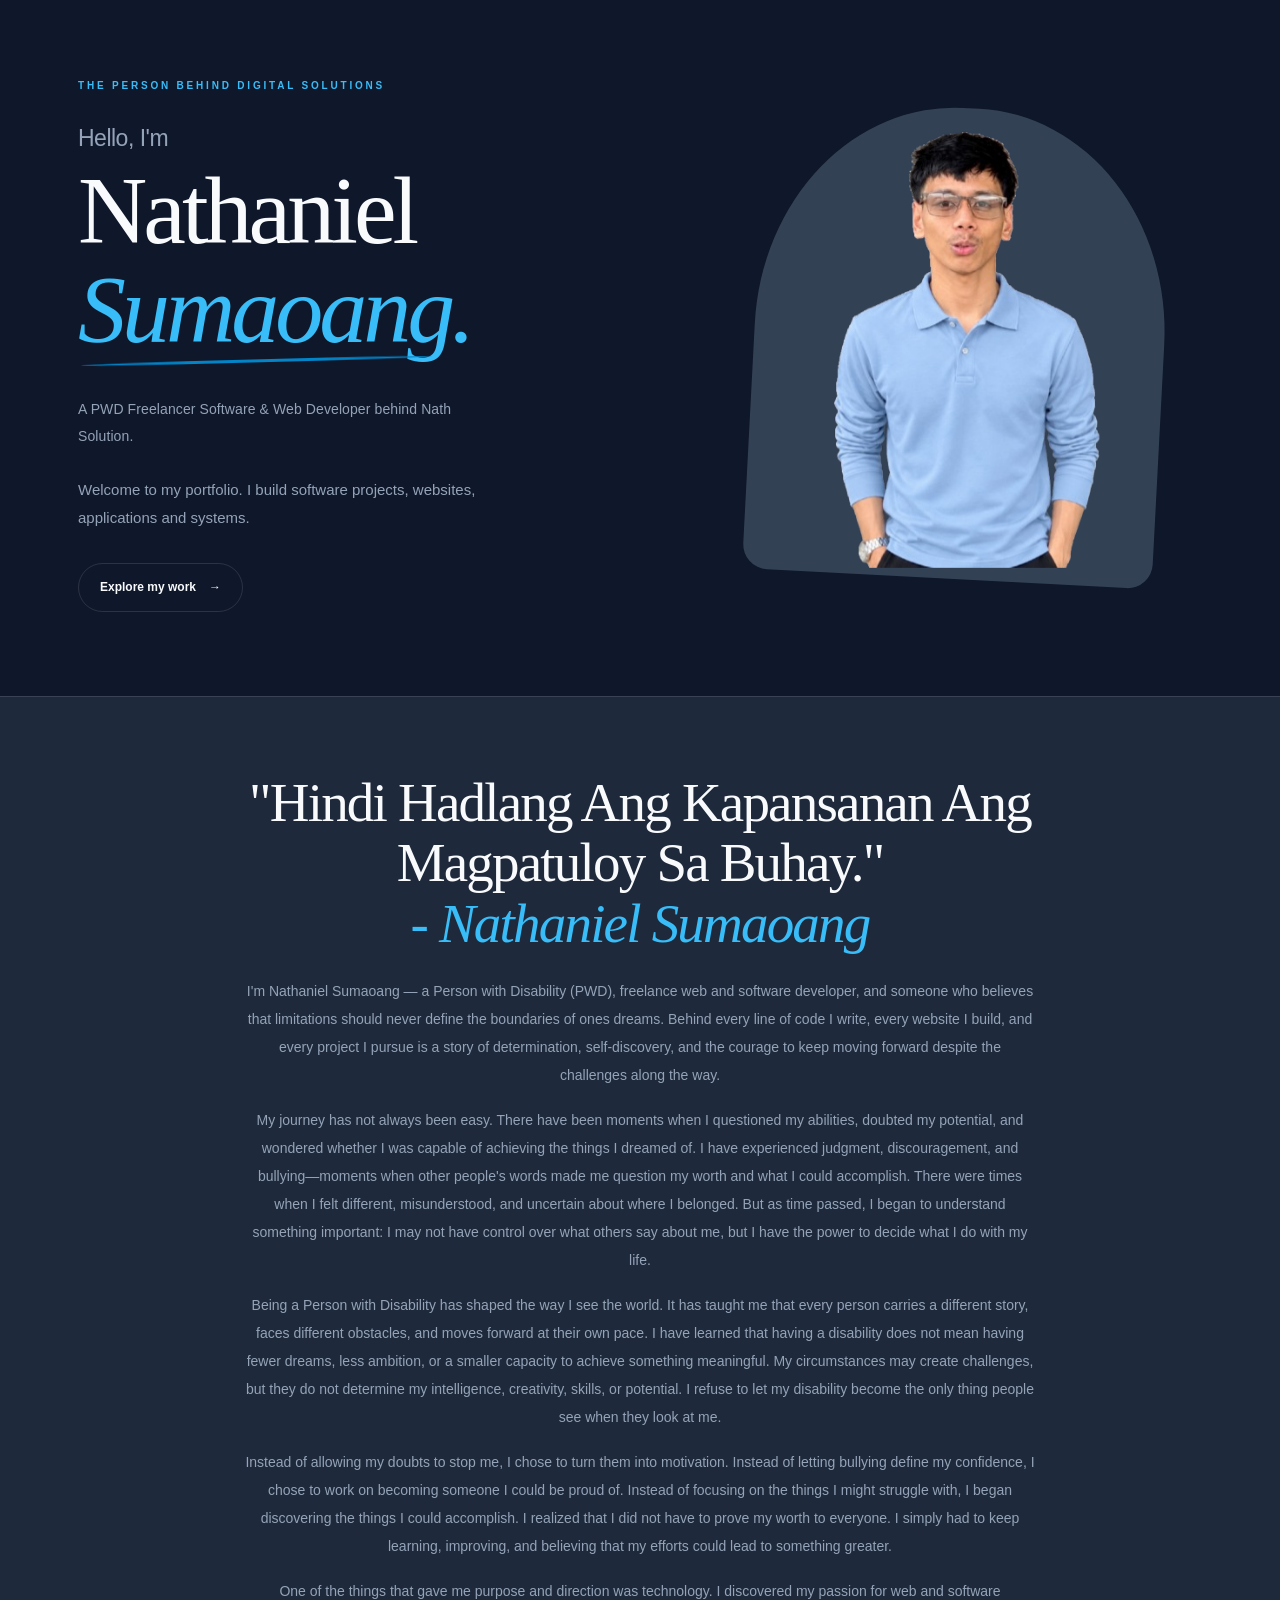
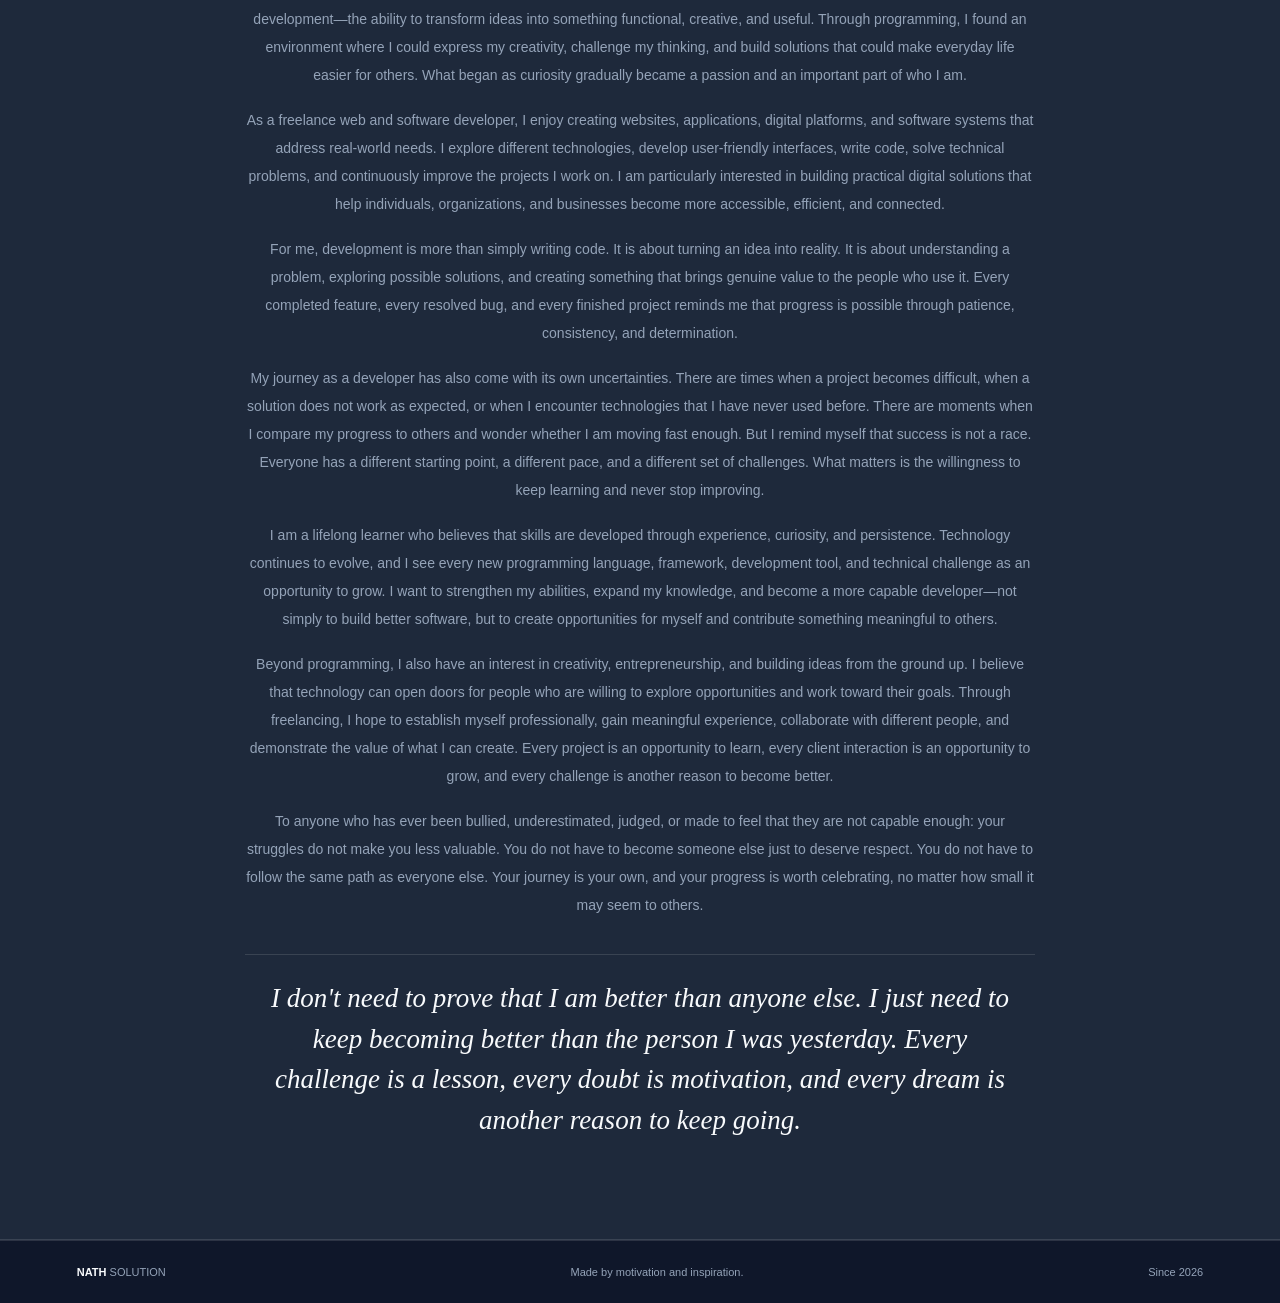
<file: index.html>
<!DOCTYPE html>
<html lang="en">
<head>
  <meta charset="UTF-8">
  <meta name="viewport" content="width=device-width, initial-scale=1">
  <meta name="theme-color" content="#0f172a">
  <meta name="description" content="Meet Nathaniel Sumaoang, the person behind Paniqui's Special Peanut Butter.">
  <title>Meet Nathaniel Sumaoang | Paniqui's Special</title>

  <style>
    :root {
      --cream: #0f172a;
      --paper: #1e293b;
      --brown: #f8fafc;
      --brown-light: #94a3b8;
      --peanut: #38bdf8;
      --line: rgba(255, 255, 255, .12);
    }

    * {
      box-sizing: border-box;
    }

    html {
      scroll-behavior: smooth;
    }

    body {
      margin: 0;
      color: var(--brown);
      background: var(--cream);
      font-family: "DM Sans", Arial, sans-serif;
      -webkit-font-smoothing: antialiased;
    }

    a {
      color: inherit;
      text-decoration: none;
    }

    button, a {
      -webkit-tap-highlight-color: transparent;
    }

    .topbar {
      position: sticky;
      top: 0;
      z-index: 20;
      display: flex;
      justify-content: space-between;
      align-items: center;
      gap: 20px;
      padding: 16px clamp(20px, 6vw, 88px);
      background: rgba(15, 23, 42, .92);
      backdrop-filter: blur(16px);
      border-bottom: 1px solid rgba(255, 255, 255, .08);
    }

    .brand {
      display: flex;
      align-items: center;
      gap: 11px;
      min-width: 0;
    }

    .brand img {
      width: 48px;
      height: 48px;
      object-fit: contain;
      border-radius: 12px;
    }

    .brand-copy strong {
      display: block;
      font-family: Georgia, serif;
      font-size: 15px;
      letter-spacing: .6px;
    }

    .brand-copy small {
      display: block;
      margin-top: 4px;
      color: var(--brown-light);
      font-size: 9px;
      letter-spacing: 1.8px;
    }

    .back-link {
      display: inline-flex;
      align-items: center;
      gap: 8px;
      padding: 11px 16px;
      border: 1px solid var(--line);
      border-radius: 999px;
      font-size: 12px;
      font-weight: 700;
      transition: .25s ease;
    }

    .back-link:hover {
      color: white;
      background: var(--brown);
      border-color: var(--brown);
      transform: translateY(-2px);
    }

    .hero {
      width: min(1180px, 100%);
      margin: auto;
      padding: 75px 28px 84px;
      display: grid;
      grid-template-columns: 1.05fr .95fr;
      align-items: center;
      gap: clamp(35px, 8vw, 100px);
    }

    .eyebrow {
      display: inline-flex;
      align-items: center;
      gap: 9px;
      margin-bottom: 23px;
      color: var(--peanut);
      font-size: 10px;
      font-weight: 800;
      letter-spacing: 2.4px;
      text-transform: uppercase;
    }

    .eyebrow::before {
      content: "";
      width: 27px;
      height: 2px;
      background: var(--peanut);
    }

    h1, h2 {
      margin: 0;
      font-family: Georgia, "Times New Roman", serif;
      font-weight: 500;
      letter-spacing: -1.8px;
    }

    h1 {
      max-width: 650px;
      font-size: clamp(48px, 6.6vw, 84px);
      line-height: .99;
    }

    h1 em {
      color: var(--peanut);
      font-weight: 500;
    }

    .hero-description {
      max-width: 480px;
      margin: 26px 0 30px;
      color: var(--brown-light);
      font-size: 15px;
      line-height: 1.9;
    }

    .hero-actions {
      display: flex;
      align-items: center;
      flex-wrap: wrap;
      gap: 12px;
    }

    .button {
      min-height: 49px;
      display: inline-flex;
      justify-content: center;
      align-items: center;
      gap: 13px;
      padding: 0 21px;
      border: 1px solid var(--brown);
      border-radius: 999px;
      font-size: 12px;
      font-weight: 800;
      transition: transform .25s ease, background .25s ease;
    }

    .button:hover {
      transform: translateY(-3px);
    }

    .button-dark {
      color: white;
      background: var(--brown);
    }

    .button-dark:hover {
      background: #0284c7;
    }

    .button-outline {
      background: transparent;
      border-color: var(--line);
    }

    .button-outline:hover {
      background: #334155;
    }

    /* Profile visual — replace initials with your portrait if desired */
    .portrait-area {
      position: relative;
      min-height: 440px;
      display: grid;
      place-items: center;
      isolation: isolate;
    }

    .portrait-backdrop {
      position: absolute;
      z-index: -2;
      width: min(100%, 410px);
      aspect-ratio: .87;
      border-radius: 48% 48% 25px 25px;
      background: #334155;
      transform: rotate(3deg);
    }

    .portrait-card {
      position: relative;
      width: min(100%, 390px);
      aspect-ratio: .87;
      display: flex;
      align-items: center;
      justify-content: center;
      overflow: hidden;
      border: 8px solid var(--paper);
      border-radius: 48% 48% 20px 20px;
      background:
        radial-gradient(circle at 50% 37%, #64748b 0 17%, transparent 17.5%),
        radial-gradient(ellipse at 50% 91%, #1e293b 0 36%, transparent 36.5%),
        linear-gradient(145deg, #334155, #0f172a);
      box-shadow: 0 25px 65px rgba(0, 0, 0, .25);
    }

    .portrait-initials {
      position: absolute;
      top: 45%;
      left: 50%;
      transform: translate(-50%, -50%);
      color: rgba(248, 250, 252, .88);
      font-family: Georgia, serif;
      font-size: clamp(56px, 7vw, 88px);
      letter-spacing: -7px;
      text-shadow: 0 2px 15px rgba(56, 189, 248, .18);
    }

    .portrait-caption {
      position: absolute;
      left: 50%;
      bottom: 28px;
      width: 78%;
      padding: 17px 20px;
      transform: translateX(-50%);
      border: 1px solid rgba(255, 255, 255, .75);
      border-radius: 15px;
      background: rgba(255, 253, 248, .94);
      text-align: center;
      box-shadow: 0 12px 35px rgba(255, 255, 255, .08);
      backdrop-filter: blur(10px);
    }

    .portrait-caption strong {
      display: block;
      font-family: Georgia, serif;
      font-size: 18px;
    }

    .portrait-caption small {
      display: block;
      margin-top: 6px;
      color: var(--brown-light);
      font-size: 9px;
      letter-spacing: 1.5px;
      text-transform: uppercase;
    }

    .floating-note {
      position: absolute;
      top: 48px;
      right: -12px;
      max-width: 175px;
      padding: 14px 17px;
      border: 1px solid var(--line);
      border-radius: 14px;
      background: var(--paper);
      box-shadow: 0 12px 32px rgba(255, 255, 255, .08);
      font-family: Georgia, serif;
      font-size: 15px;
      line-height: 1.45;
      transform: rotate(4deg);
      animation: floatNote 4s ease-in-out infinite;
    }

    @keyframes floatNote {
      0%, 100% { transform: translateY(0) rotate(4deg); }
      50% { transform: translateY(-7px) rotate(2deg); }
    }

    .story-section {
      padding: 76px 24px;
      background: var(--paper);
      border-top: 1px solid var(--line);
      border-bottom: 1px solid var(--line);
    }

    .story-inner {
      width: min(790px, 100%);
      margin: auto;
      text-align: center;
    }

    .story-inner h2 {
      margin-bottom: 23px;
      font-size: clamp(36px, 5vw, 55px);
      line-height: 1.1;
    }

    .story-inner h2 em {
      color: var(--peanut);
    }

    .story-inner p {
      margin: 0 auto 17px;
      color: var(--brown-light);
      font-size: 14px;
      line-height: 2;
    }

    .quote {
      margin: 35px 0 0;
      padding: 23px;
      border-top: 1px solid var(--line);
      color: var(--brown);
      font-family: Georgia, serif;
      font-size: clamp(20px, 3vw, 27px);
      font-style: italic;
      line-height: 1.5;
    }

    .brand-cta {
      padding: 80px 24px;
      text-align: center;
    }

    .brand-cta h2 {
      font-size: clamp(37px, 5vw, 58px);
      line-height: 1.1;
    }

    .brand-cta p {
      max-width: 480px;
      margin: 20px auto 27px;
      color: var(--brown-light);
      font-size: 14px;
      line-height: 1.8;
    }

    .footer {
      display: flex;
      justify-content: space-between;
      align-items: center;
      flex-wrap: wrap;
      gap: 15px;
      padding: 25px clamp(20px, 6vw, 88px);
      border-top: 1px solid var(--line);
      color: var(--brown-light);
      font-size: 11px;
    }

    .footer strong {
      color: var(--brown);
    }

    .reveal {
      animation: revealIn .8s ease both;
    }

    @keyframes revealIn {
      from { opacity: 0; transform: translateY(18px); }
      to { opacity: 1; transform: translateY(0); }
    }

    @media (max-width: 760px) {
      .topbar {
        padding: 13px 18px;
      }

      .brand img {
        width: 42px;
        height: 42px;
      }

      .brand-copy strong {
        font-size: 12px;
      }

      .back-link {
        padding: 10px 12px;
        font-size: 11px;
      }

      .hero {
        grid-template-columns: 1fr;
        gap: 35px;
        padding: 53px 23px 65px;
      }

      h1 {
        font-size: clamp(49px, 13vw, 74px);
      }

      .hero-description {
        font-size: 14px;
      }

      .portrait-area {
        min-height: auto;
        padding: 5px 12px 15px;
      }

      .portrait-card {
        width: min(100%, 340px);
      }

      .portrait-backdrop {
        width: min(100%, 350px);
      }

      .floating-note {
        top: 30px;
        right: 0;
        max-width: 150px;
        font-size: 13px;
      }

      .story-section {
        padding: 60px 24px;
      }

      .brand-cta {
        padding: 62px 22px;
      }
    }

    @media (prefers-reduced-motion: reduce) {
      *, *::before, *::after {
        scroll-behavior: auto !important;
        animation: none !important;
        transition: none !important;
      }
    }

    
/* PREMIUM PERSONAL INTRODUCTION */
.hero-copy {
  position: relative;
  max-width: 680px;
}

/* Elegant eyebrow label */
.hero-eyebrow {
  display: inline-flex;
  align-items: center;
  gap: 11px;
  margin-bottom: 28px;
  color: #38bdf8;
  font-size: 10px;
  font-weight: 800;
  letter-spacing: 2.8px;
  line-height: 1.6;
  text-transform: uppercase;
}

.hero-eyebrow-dot {
  position: relative;
  display: inline-block;
  width: 8px;
  height: 8px;
  flex-shrink: 0;
  border-radius: 50%;
  background: #38bdf8;
}

.hero-eyebrow-dot::after {
  content: "";
  position: absolute;
  inset: -5px;
  border: 1px solid rgba(183, 123, 66, 0.5);
  border-radius: 50%;
  animation: eyebrowPulse 2.2s ease-out infinite;
}

/* Editorial headline */
.hero-title {
  display: flex;
  flex-direction: column;
  align-items: flex-start;
  margin: 0;
  color: #f8fafc;
  font-family: Georgia, "Times New Roman", serif;
  font-size: clamp(54px, 7.5vw, 100px);
  font-weight: 500;
  letter-spacing: -4px;
  line-height: 0.98;
}

.hero-title-intro {
  margin-bottom: 10px;
  font-family: "DM Sans", Arial, sans-serif;
  font-size: clamp(17px, 2vw, 23px);
  font-weight: 500;
  letter-spacing: -0.5px;
  line-height: 1.4;
  color: #94a3b8;
}

.hero-title-name {
  position: relative;
  display: block;
  animation: nameReveal 0.8s ease both;
}

.hero-title-surname {
  display: block;
  margin-top: 5px;
  padding-bottom: 10px;
  animation: nameReveal 0.9s 0.12s ease both;
}

.hero-title-surname em {
  position: relative;
  color: #38bdf8;
  font-weight: 500;
  font-style: italic;
}

.hero-title-surname em::after {
  content: "";
  position: absolute;
  left: 3px;
  right: 10%;
  bottom: -4px;
  height: 3px;
  border-radius: 50%;
  background: #0284c7;
  transform: rotate(-1.5deg);
  transform-origin: left;
  animation: underlineReveal 0.8s 0.6s ease both;
}

/* Supporting line */
.hero-subtitle {
  max-width: 390px;
  margin: 29px 0 0;
  color: #94a3b8;
  font-size: 14px;
  line-height: 1.9;
  letter-spacing: 0.1px;
}

.hero-subtitle strong {
  color: #f8fafc;
  font-weight: 800;
}

/* Animations */
@keyframes eyebrowPulse {
  0% {
    transform: scale(0.8);
    opacity: 0.8;
  }
  100% {
    transform: scale(1.7);
    opacity: 0;
  }
}

@keyframes nameReveal {
  from {
    opacity: 0;
    transform: translateY(16px);
  }
  to {
    opacity: 1;
    transform: translateY(0);
  }
}

@keyframes underlineReveal {
  from {
    transform: scaleX(0) rotate(-1.5deg);
  }
  to {
    transform: scaleX(1) rotate(-1.5deg);
  }
}

/* Mobile refinement */
@media (max-width: 600px) {
  .hero-eyebrow {
    margin-bottom: 23px;
    font-size: 9px;
    letter-spacing: 2px;
  }

  .hero-title {
    font-size: clamp(52px, 13vw, 78px);
    letter-spacing: -2.8px;
  }

  .hero-title-intro {
    font-size: 19px;
  }

  .hero-subtitle {
    max-width: 320px;
    margin-top: 23px;
    font-size: 13px;
  }
}

@media (prefers-reduced-motion: reduce) {
  .hero-eyebrow-dot::after,
  .hero-title-name,
  .hero-title-surname,
  .hero-title-surname em::after {
    animation: none;
  }
}

.portrait-area {
  display: flex;
  align-items: center;
  justify-content: center;
  overflow: visible;
  perspective: 900px;
}

.nathaniel-portrait {
  display: block;
  width: 100%;
  max-width: 420px;
  height: auto;
  object-fit: contain;
  background: transparent;
  border: none;
  border-radius: 0;
  box-shadow: none;

  transform: translate3d(0, 0, 0) rotateX(0) rotateY(0);
  transform-origin: center center;
  transition: transform 180ms ease-out;
  will-change: transform;
}

@media (prefers-reduced-motion: reduce) {
  .nathaniel-portrait {
    transition: none;
  }
}

.portrait-area {
  display: flex;
  justify-content: center;
  align-items: center;
  overflow: visible;
}

.portrait-stack {
  position: relative;
  width: min(100%, 420px);
  aspect-ratio: 3 / 4; /* Adjust to match your PNG canvas */
}

.portrait-layer {
  position: absolute;
  inset: 0;
  display: block;
  width: 100%;
  height: 100%;
  object-fit: contain;
  background: transparent;
  border: 0;
  border-radius: 0;
  box-shadow: none;
  pointer-events: none;
}

.portrait-head,
.portrait-eyes {
  will-change: transform;
  transform-origin: 50% 58%; /* Adjust to the neck/joint position */
  transition: transform 100ms ease-out;
}

.portrait-head {
  transform:
    translate3d(var(--head-x, 0px), var(--head-y, 0px), 0)
    rotate(var(--head-rotate, 0deg));
}

.portrait-eyes {
  transform:
    translate3d(var(--head-x, 0px), var(--head-y, 0px), 0)
    rotate(var(--head-rotate, 0deg))
    translate3d(var(--eye-x, 0px), var(--eye-y, 0px), 0);
}

@media (prefers-reduced-motion: reduce) {
  .portrait-head,
  .portrait-eyes {
    transition: none;
  }
}

.quote {
  text-align: center;
  margin: 35px 0 0;
  padding: 23px;
}
  </style>
</head>

<body>

  <main>
    <section class="hero">
      
<div class="hero-copy reveal">
  <span class="hero-eyebrow">
    THE PERSON BEHIND DIGITAL SOLUTIONS
  </span>

  <h1 class="hero-title">
    <span class="hero-title-intro">Hello, I'm</span>
    <span class="hero-title-name">Nathaniel</span>
    <span class="hero-title-surname"><em>Sumaoang.</em></span>
  </h1>

  <p class="hero-subtitle">
    A PWD Freelancer Software & Web Developer behind Nath Solution.
  </p>
<p class="hero-description">
          Welcome to my portfolio.
          I build software projects, websites, applications and systems.
        </p>

          <a class="button button-outline" href="old-index.html">
            Explore my work <span aria-hidden="true">→</span>
          </a>
        </div>
      </div>

      <div class="portrait-area reveal">
        <div class="portrait-backdrop"></div>

        <!-- Replace this initials design with your own portrait anytime. -->
<div class="portrait-area">
  <img
    class="nathaniel-portrait"
    src="nath.png"
    alt="Nathaniel Sumaoang"
  >
</div>

       
      </div>
    </section>

    <section class="story-section" id="my-story">
      <div class="story-inner reveal">

        <h2>
          "Hindi Hadlang Ang Kapansanan Ang Magpatuloy Sa Buhay."<br>
          <em>- Nathaniel Sumaoang</em>
        </h2>

        <p>
I'm Nathaniel Sumaoang — a Person with Disability (PWD), freelance web and software developer, and someone who believes that limitations should never define the boundaries of ones dreams. Behind every line of code I write, every website I build, and every project I pursue is a story of determination, self-discovery, and the courage to keep moving forward despite the challenges along the way.        </p>

        <p>
My journey has not always been easy. There have been moments when I questioned my abilities, doubted my potential, and wondered whether I was capable of achieving the things I dreamed of. I have experienced judgment, discouragement, and bullying—moments when other people's words made me question my worth and what I could accomplish. There were times when I felt different, misunderstood, and uncertain about where I belonged. But as time passed, I began to understand something important: I may not have control over what others say about me, but I have the power to decide what I do with my life.
  

<p>
Being a Person with Disability has shaped the way I see the world. It has taught me that every person carries a different story, faces different obstacles, and moves forward at their own pace. I have learned that having a disability does not mean having fewer dreams, less ambition, or a smaller capacity to achieve something meaningful. My circumstances may create challenges, but they do not determine my intelligence, creativity, skills, or potential. I refuse to let my disability become the only thing people see when they look at me.
<p>
Instead of allowing my doubts to stop me, I chose to turn them into motivation. Instead of letting bullying define my confidence, I chose to work on becoming someone I could be proud of. Instead of focusing on the things I might struggle with, I began discovering the things I could accomplish. I realized that I did not have to prove my worth to everyone. I simply had to keep learning, improving, and believing that my efforts could lead to something greater.</p>

<p>
One of the things that gave me purpose and direction was technology. I discovered my passion for web and software development—the ability to transform ideas into something functional, creative, and useful. Through programming, I found an environment where I could express my creativity, challenge my thinking, and build solutions that could make everyday life easier for others. What began as curiosity gradually became a passion and an important part of who I am.</p>

<p>
As a freelance web and software developer, I enjoy creating websites, applications, digital platforms, and software systems that address real-world needs. I explore different technologies, develop user-friendly interfaces, write code, solve technical problems, and continuously improve the projects I work on. I am particularly interested in building practical digital solutions that help individuals, organizations, and businesses become more accessible, efficient, and connected.</p>

<p>
For me, development is more than simply writing code. It is about turning an idea into reality. It is about understanding a problem, exploring possible solutions, and creating something that brings genuine value to the people who use it. Every completed feature, every resolved bug, and every finished project reminds me that progress is possible through patience, consistency, and determination.</p>

<p>
My journey as a developer has also come with its own uncertainties. There are times when a project becomes difficult, when a solution does not work as expected, or when I encounter technologies that I have never used before. There are moments when I compare my progress to others and wonder whether I am moving fast enough. But I remind myself that success is not a race. Everyone has a different starting point, a different pace, and a different set of challenges. What matters is the willingness to keep learning and never stop improving.</p>

<p>
I am a lifelong learner who believes that skills are developed through experience, curiosity, and persistence. Technology continues to evolve, and I see every new programming language, framework, development tool, and technical challenge as an opportunity to grow. I want to strengthen my abilities, expand my knowledge, and become a more capable developer—not simply to build better software, but to create opportunities for myself and contribute something meaningful to others.</p>

<p>
Beyond programming, I also have an interest in creativity, entrepreneurship, and building ideas from the ground up. I believe that technology can open doors for people who are willing to explore opportunities and work toward their goals. Through freelancing, I hope to establish myself professionally, gain meaningful experience, collaborate with different people, and demonstrate the value of what I can create. Every project is an opportunity to learn, every client interaction is an opportunity to grow, and every challenge is another reason to become better.</p>

<p>
To anyone who has ever been bullied, underestimated, judged, or made to feel that they are not capable enough: your struggles do not make you less valuable. You do not have to become someone else just to deserve respect. You do not have to follow the same path as everyone else. Your journey is your own, and your progress is worth celebrating, no matter how small it may seem to others.</p>
        <div class="quote">
I don't need to prove that I am better than anyone else. I just need to keep becoming better than the person I was yesterday. Every challenge is a lesson, every doubt is motivation, and every dream is another reason to keep going.           
        </div>

  
      
    </section>
  </main>

  <footer class="footer">
    <span><strong>NATH</strong> SOLUTION</span>
    <span>Made by motivation and inspiration.</span>
    <a>Since 2026</a>
  </footer>
  <script>
(() => {
  const portrait = document.querySelector(".nathaniel-portrait");

  if (!portrait) return;

  // Disable the effect for users who prefer reduced motion.
  if (window.matchMedia("(prefers-reduced-motion: reduce)").matches) {
    return;
  }

  let animationFrame;

  function movePortrait(event) {
    cancelAnimationFrame(animationFrame);

    animationFrame = requestAnimationFrame(() => {
      const rect = portrait.getBoundingClientRect();

      const centerX = rect.left + rect.width / 2;
      const centerY = rect.top + rect.height / 2;

      const x = Math.max(
        -1,
        Math.min(1, (event.clientX - centerX) / (window.innerWidth / 2))
      );

      const y = Math.max(
        -1,
        Math.min(1, (event.clientY - centerY) / (window.innerHeight / 2))
      );

      const moveX = x * 9;
      const moveY = y * 7;
      const rotateY = x * 5;
      const rotateX = -y * 4;

      portrait.style.transform =
        `translate3d(${moveX}px, ${moveY}px, 0) ` +
        `rotateX(${rotateX}deg) rotateY(${rotateY}deg)`;
    });
  }

  function resetPortrait() {
    portrait.style.transform =
      "translate3d(0, 0, 0) rotateX(0deg) rotateY(0deg)";
  }

  window.addEventListener("pointermove", movePortrait, {
    passive: true
  });

  window.addEventListener("pointerleave", resetPortrait);
  window.addEventListener("blur", resetPortrait);
})();
</script>
</body>
</html>
</file>
